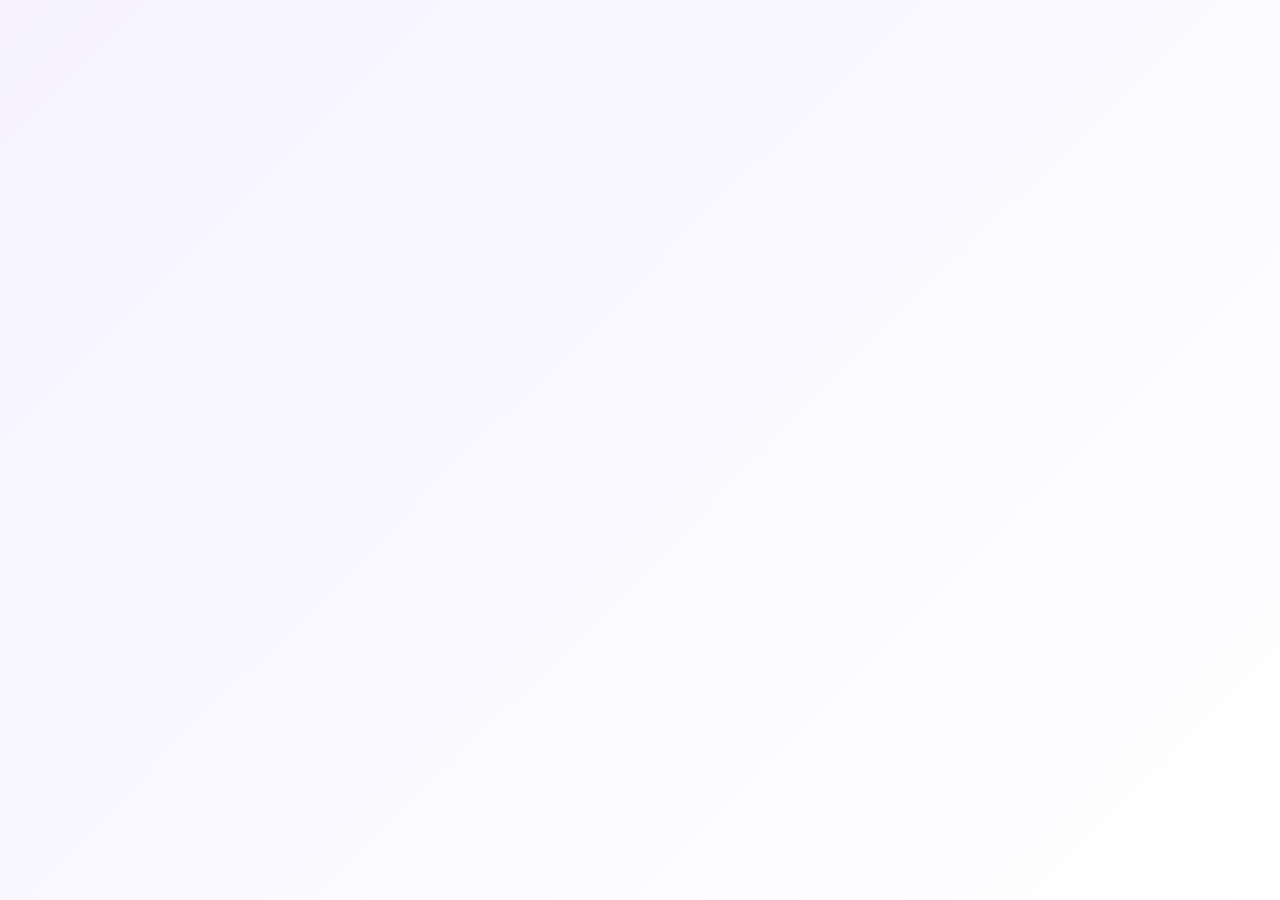
<file: index.html>
<!DOCTYPE html>
<html lang="en">

<head>
  <meta charset="UTF-8" />
  <meta name="viewport" content="width=device-width, initial-scale=1.0" />
  <title>Welcome</title>
  <link rel="stylesheet" href="css/style.css" />
</head>

<body class="welcome-page">
  <div class="welcome-container">
    <div class="card">
      <div class="icon-box">
        <span className="text-3xl">👋</span>
      </div>
      <h1>Welcome!</h1>
      <p class="subtitle">
        Please enter your name to access our website. <br />
        This will personalize your experience.
      </p>
      <input type="text" id="username" placeholder="Enter your full name" maxlength="50" />
      <button id="enterBtn" class="btn primary" disabled>Enter Website</button>
      <p class="note">Your name will be remembered for future visits</p>
    </div>
  </div>

  <script src="js/script.js"></script>
</body>

</html>
</file>
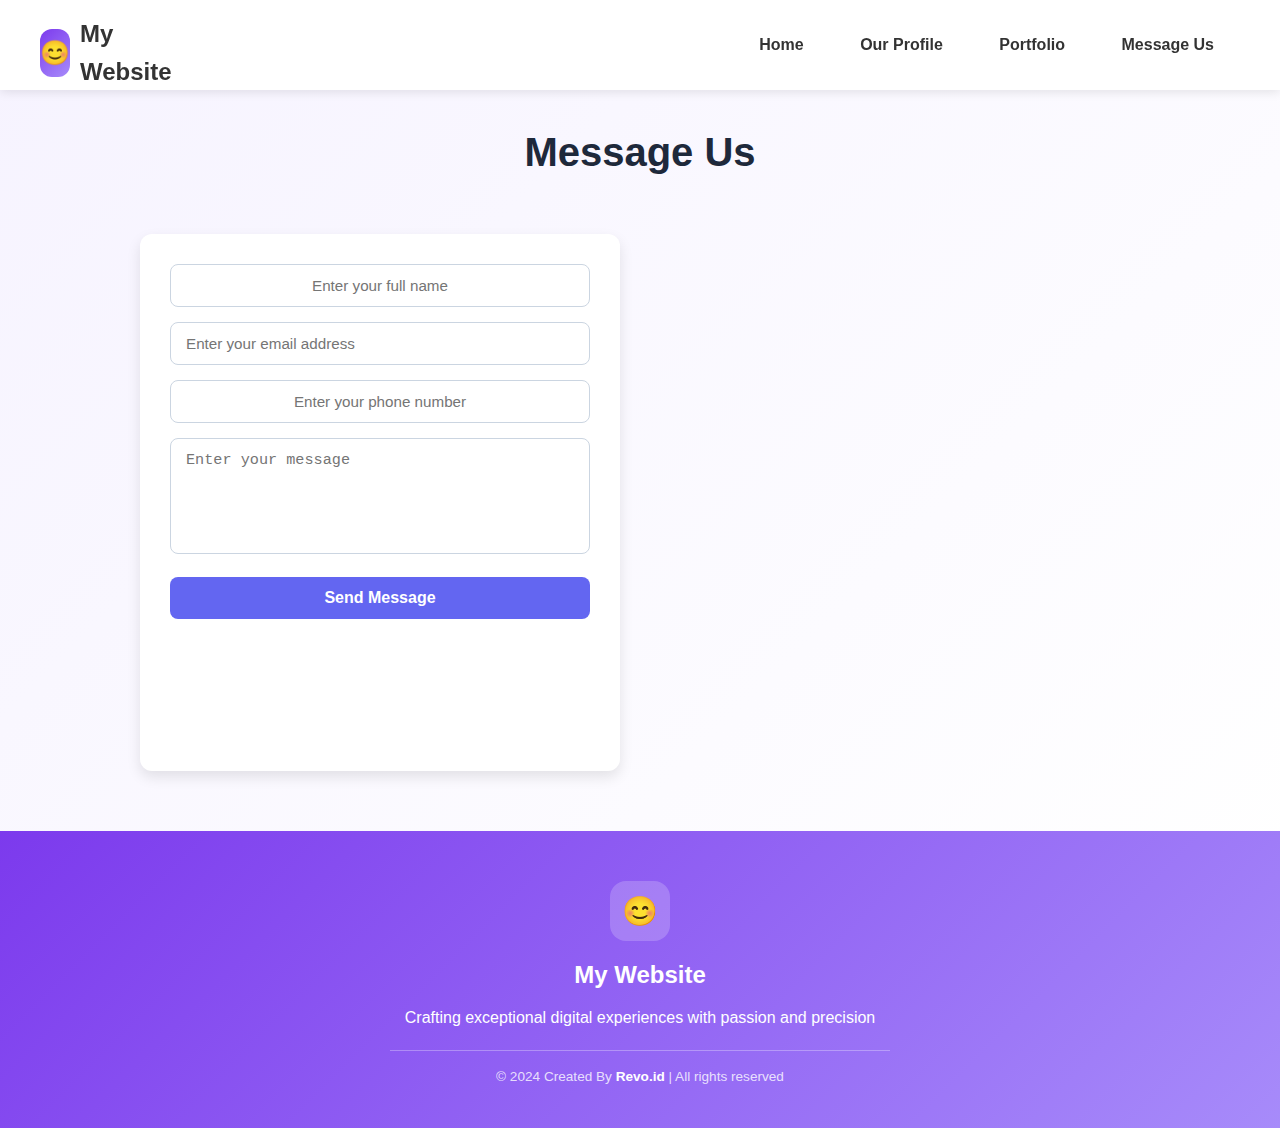
<file: pages/contact.html>
<!DOCTYPE html>
<html lang="en">

<head>
    <meta charset="UTF-8">
    <meta name="viewport" content="width=device-width, initial-scale=1.0">
    <title>Message Us</title>
    <link rel="stylesheet" href="../css/style.css">
</head>

<body>
    <!-- Navbar container -->
    <header id="navbar-container"></header>

    <main class="contact-section">
        <h1>Message Us</h1>

        <div class="contact-grid">
            <!-- Contact Form -->
            <form class="contact-form">
                <input type="text" placeholder="Enter your full name" required>
                <input type="email" placeholder="Enter your email address" required>
                <input type="text" placeholder="Enter your phone number">
                <textarea rows="5" placeholder="Enter your message" required></textarea>
                <button type="submit">Send Message</button>
            </form>

            <!-- Contact Information -->
            <div class="space-y-6">
                <div class="card">
                    <h2>Contact Information</h2>
                    <div class="info-item">
                        <div class="icon-box">📧</div>
                        <div>
                            <p><strong>Email</strong></p>
                            <p>contact@mywebsite.com</p>
                        </div>
                    </div>
                    <div class="info-item">
                        <div class="icon-box">📞</div>
                        <div>
                            <p><strong>Phone</strong></p>
                            <p>+62 21 1234 5678</p>
                        </div>
                    </div>
                    <div class="info-item">
                        <div class="icon-box">📍</div>
                        <div>
                            <p><strong>Address</strong></p>
                            <p>Jakarta, Indonesia</p>
                        </div>
                    </div>
                </div>

                <div class="card">
                    <h2>Office Hours</h2>
                    <p><strong>Monday - Friday:</strong> 9:00 AM - 6:00 PM</p>
                    <p><strong>Saturday:</strong> 9:00 AM - 2:00 PM</p>
                    <p><strong>Sunday:</strong> Closed</p>
                </div>
            </div>
        </div>
    </main>

    <!-- Footer -->
    <footer class="footer">
        <div class="footer-content">
            <div class="logo-box">😊</div>
            <h3>My Website</h3>
            <p>Crafting exceptional digital experiences with passion and precision</p>
        </div>
        <p class="copyright">
            © 2024 Created By <span class="highlight">Revo.id</span> | All rights reserved
        </p>
    </footer>

    <script src="../js/script.js"></script>
</body>

</html>
</file>
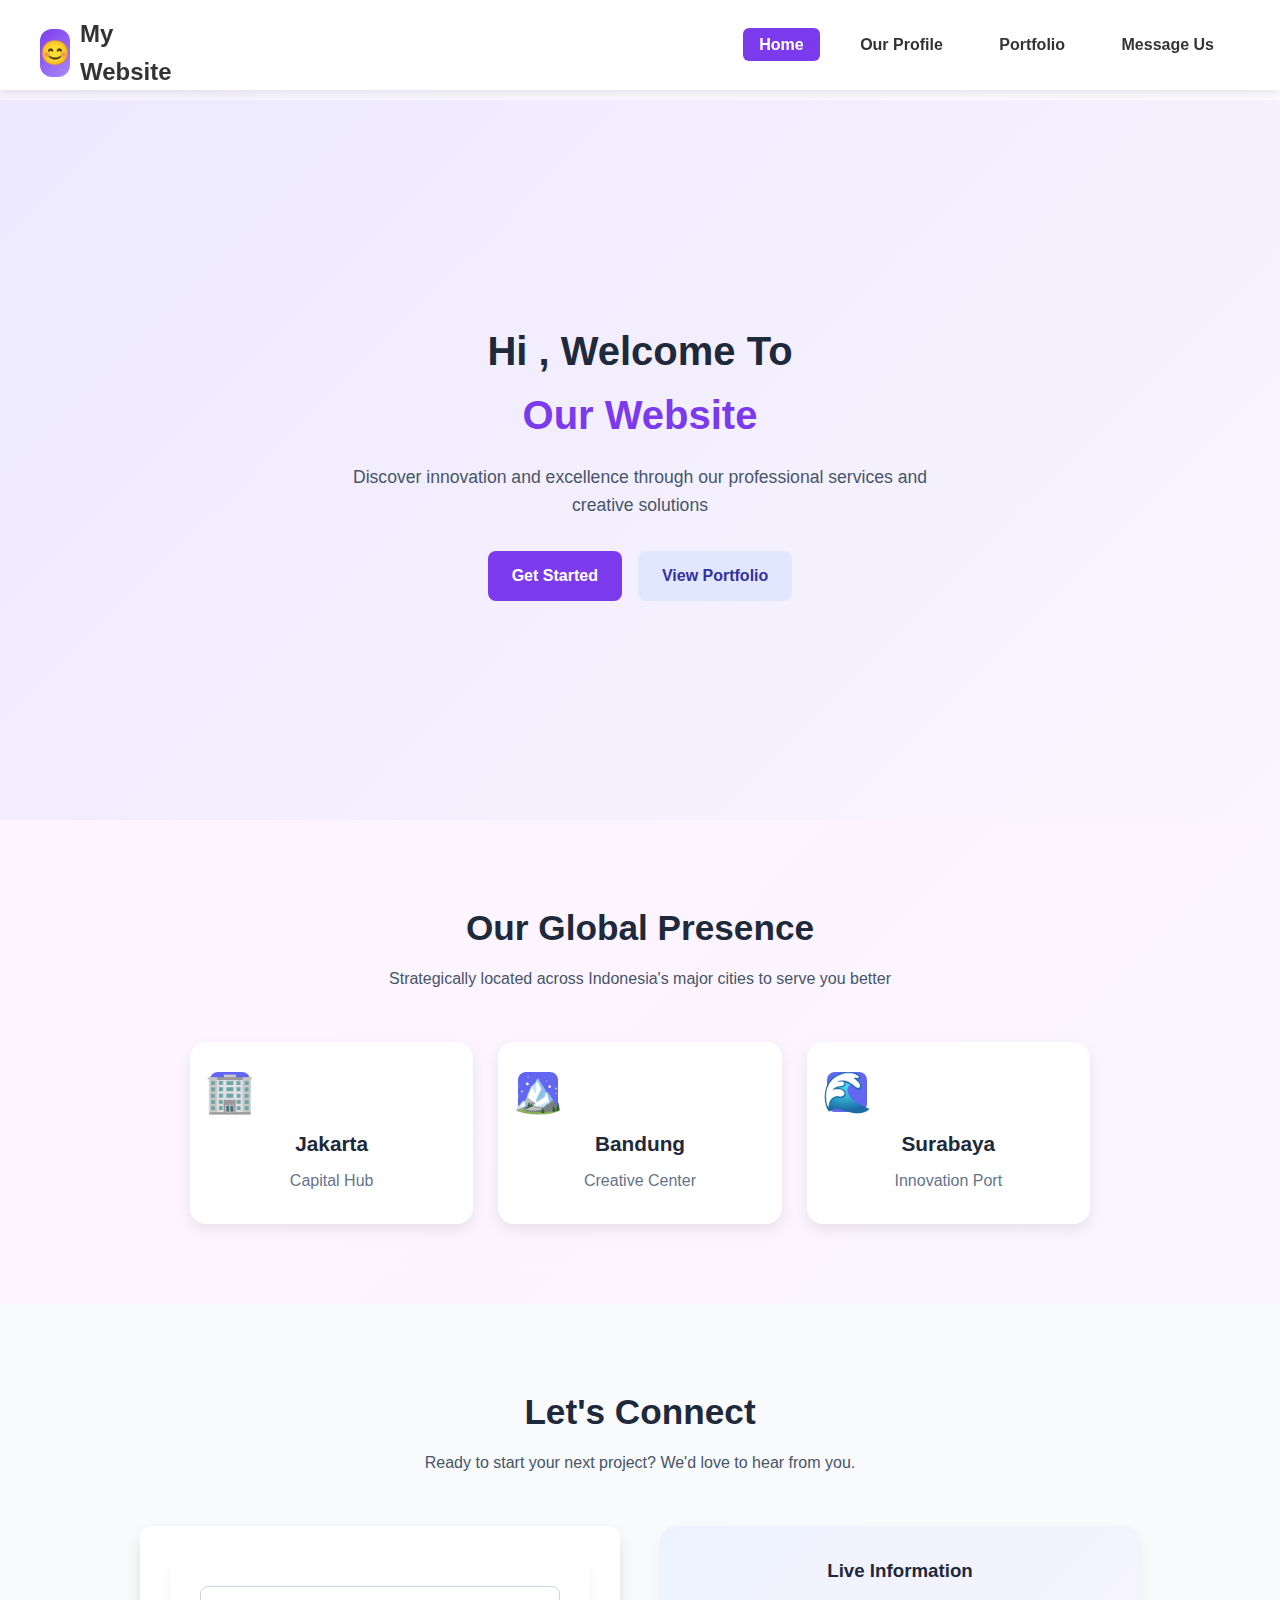
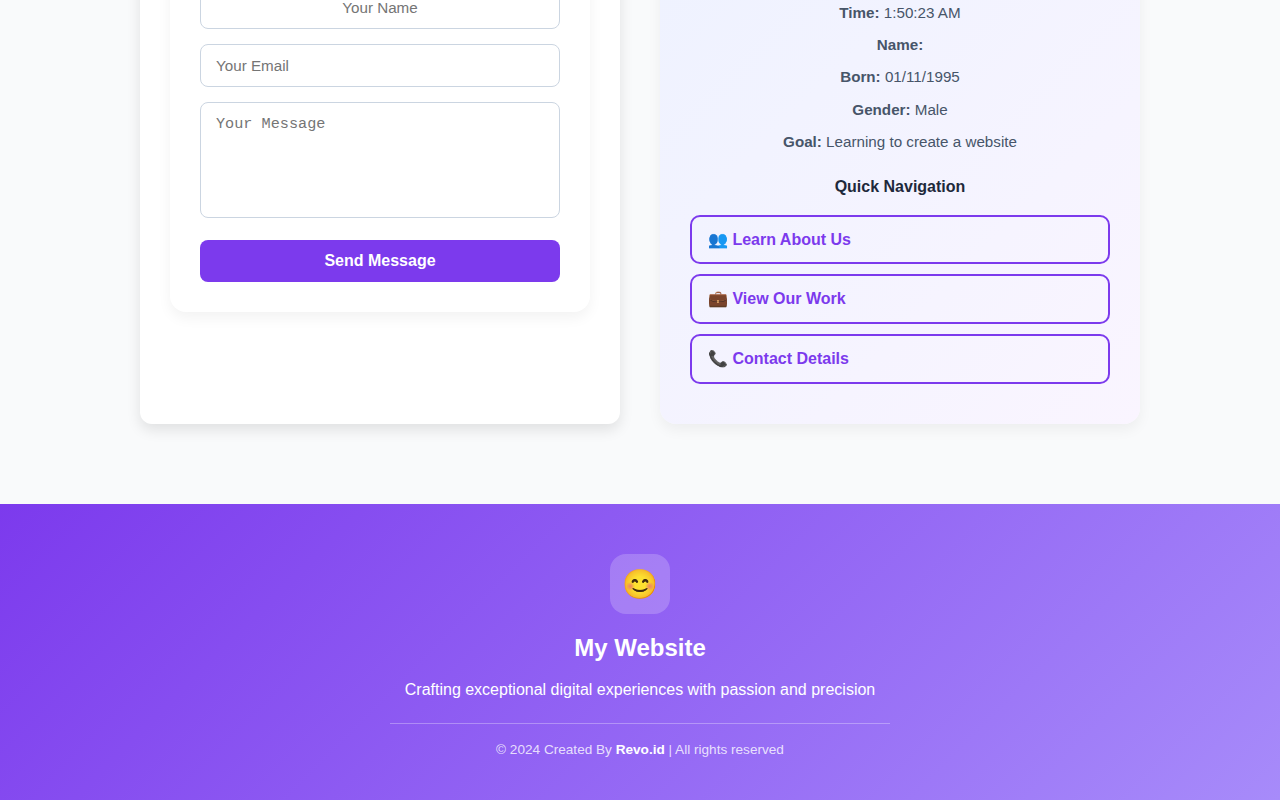
<file: pages/home.html>
<!DOCTYPE html>
<html lang="en">

<head>
  <meta charset="UTF-8" />
  <meta name="viewport" content="width=device-width, initial-scale=1.0" />
  <title>Home - My Website</title>
  <link rel="stylesheet" href="/css/style.css" />
</head>

<body>
  <!-- Navbar (inject dari components/navbar.html via JS) -->
  <header id="navbar-container"></header>

  <main>
    <!-- Hero Section -->
    <section class="hero">
      <div class="hero-container">
        <h1>
          Hi <span id="welcome-name"></span>, Welcome To <br />
          <span class="highlight">Our Website</span>
        </h1>

        <p class="hero-subtitle">
          Discover innovation and excellence through our professional services and creative solutions
        </p>

        <div class="hero-buttons">
          <a href="profile.html" class="btn primary">Get Started</a>
          <a href="portfolio.html" class="btn secondary">View Portfolio</a>
        </div>
      </div>
    </section>

    <!-- Headquarter Section -->
    <section class="headquarter">
      <div class="section-header">
        <h2>Our Global Presence</h2>
        <p>Strategically located across Indonesia's major cities to serve you better</p>
      </div>

      <div class="headquarter-grid">
        <article class="headquarter-card">
          <div class="icon-box">🏢</div>
          <h3>Jakarta</h3>
          <p>Capital Hub</p>
        </article>
        <article class="headquarter-card">
          <div class="icon-box">🏔️</div>
          <h3>Bandung</h3>
          <p>Creative Center</p>
        </article>
        <article class="headquarter-card">
          <div class="icon-box">🌊</div>
          <h3>Surabaya</h3>
          <p>Innovation Port</p>
        </article>
      </div>
    </section>

    <!-- Contact Section -->
    <section class="contact">
      <div class="section-header">
        <h2>Let's Connect</h2>
        <p>Ready to start your next project? We'd love to hear from you.</p>
      </div>

      <div class="contact-grid">
        <!-- Contact Form -->
        <div class="contact-form">
          <form id="contactForm">
            <input type="text" id="name" placeholder="Your Name" required />
            <p id="nameError" class="error-message">Name must be at least 3 characters.</p>

            <input type="email" id="email" placeholder="Your Email" required />
            <p id="emailError" class="error-message">Please enter a valid email.</p>

            <textarea id="message" placeholder="Your Message" rows="5" required></textarea>
            <p id="messageError" class="error-message">Message must be at least 10 characters.</p>

            <button type="submit" class="btn primary">Send Message</button>
          </form>
        </div>

        <!-- Information Panel -->
        <aside class="contact-info">
          <h3>Live Information</h3>
          <ul>
            <li><strong>Time:</strong> <span id="current-time"></span></li>
            <li><strong>Name:</strong> <span id="welcome-name-info"></span></li>
            <li><strong>Born:</strong> 01/11/1995</li>
            <li><strong>Gender:</strong> Male</li>
            <li><strong>Goal:</strong> Learning to create a website</li>
          </ul>

          <h4>Quick Navigation</h4>
          <nav class="quick-nav">
            <a href="profile.html" class="btn outline">👥 Learn About Us</a>
            <a href="portfolio.html" class="btn outline">💼 View Our Work</a>
            <a href="message.html" class="btn outline">📞 Contact Details</a>
          </nav>
        </aside>
      </div>
    </section>
  </main>

  <!-- Footer -->
  <footer class="footer">
    <div class="footer-content">
      <div class="logo-box">😊</div>
      <h3>My Website</h3>
      <p>Crafting exceptional digital experiences with passion and precision</p>
    </div>
    <p class="copyright">
      © 2024 Created By <span class="highlight">Revo.id</span> | All rights reserved
    </p>
  </footer>

  <div class="popup" id="successPopup">
    <div class="popup-content">
      <h3>Message Sent Successfully!</h3>
      <p>Thank you for reaching out. We’ll get back to you soon.</p>
      <button onclick="closePopup()">OK</button>
    </div>
  </div>

  <script src="/js/script.js"></script>
</body>

</html>
</file>
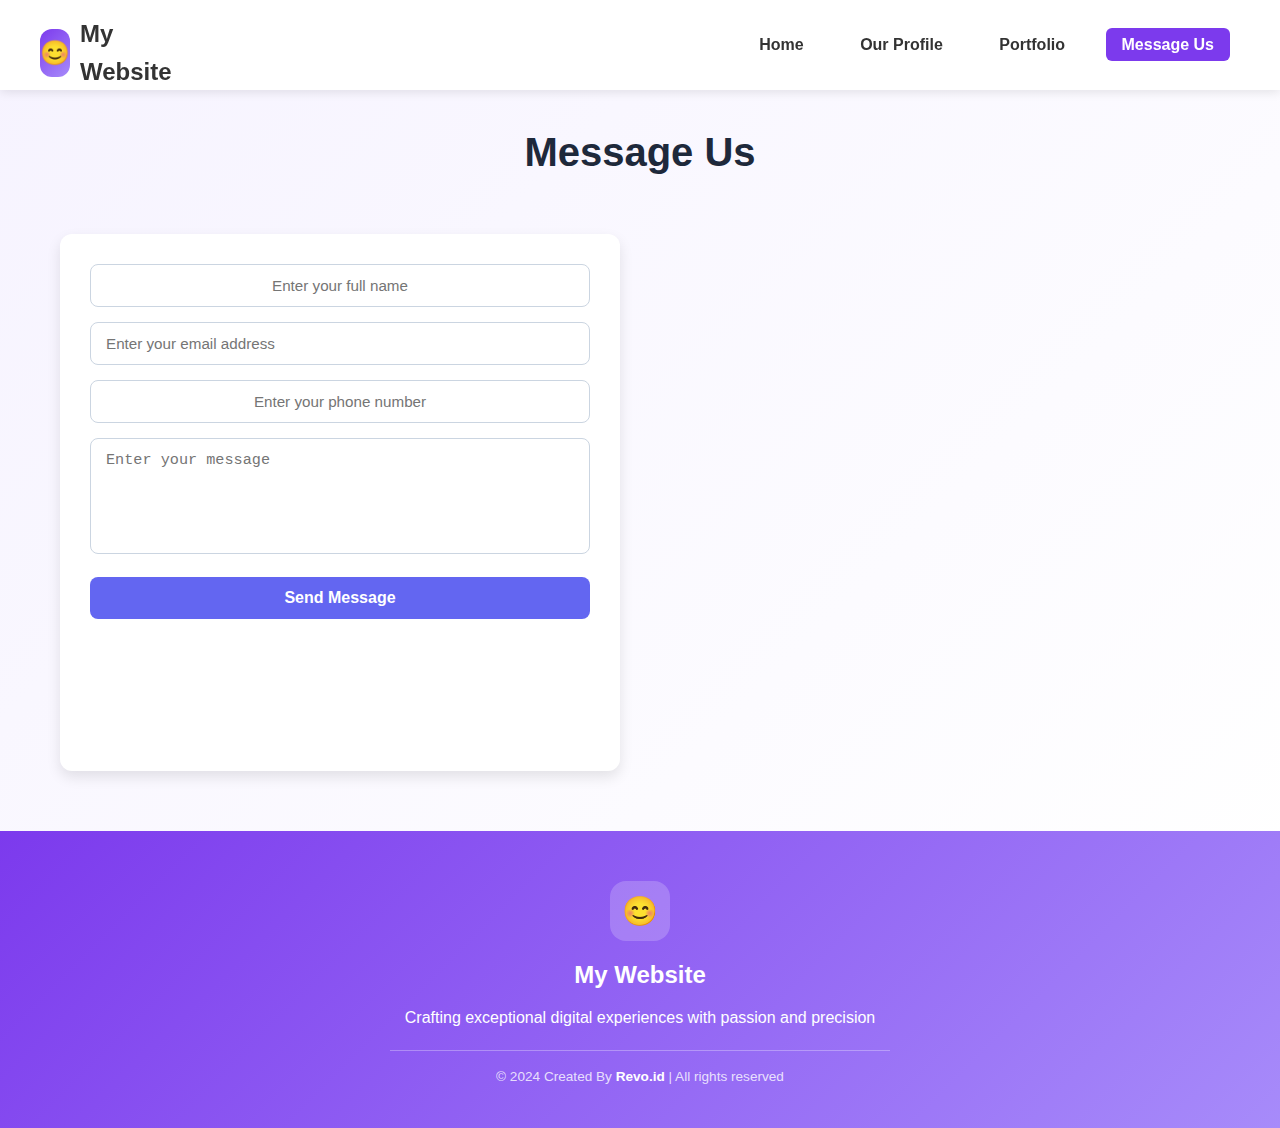
<file: pages/message.html>
<!DOCTYPE html>
<html lang="en">

<head>
    <meta charset="UTF-8">
    <meta name="viewport" content="width=device-width, initial-scale=1.0">
    <title>Message Us</title>
    <link rel="stylesheet" href="/css/style.css">
    <style>
        /* ===== Message Section ===== */
        .message-section {
            max-width: 1200px;
            margin: 0 auto;
            padding: 120px 20px 60px;
            /* biar tidak ketutup navbar */
        }

        .message-section h1 {
            font-size: 2.5rem;
            font-weight: bold;
            text-align: center;
            color: #1e293b;
            margin-bottom: 50px;
        }

        .message-grid {
            display: grid;
            grid-template-columns: 1fr;
            gap: 40px;
        }

        @media (min-width: 992px) {
            .message-grid {
                grid-template-columns: 1fr 1fr;
            }
        }

        /* Contact Form */
        .contact-form {
            background: #fff;
            padding: 30px;
            border-radius: 12px;
            box-shadow: 0 6px 14px rgba(0, 0, 0, 0.1);
        }

        .contact-form input,
        .contact-form textarea {
            width: 100%;
            padding: 12px 15px;
            margin-bottom: 15px;
            border: 1px solid #cbd5e1;
            border-radius: 8px;
            font-size: 0.95rem;
            color: #334155;
            transition: border 0.3s;
        }

        .contact-form input:focus,
        .contact-form textarea:focus {
            border-color: #6366f1;
            outline: none;
        }

        .contact-form button {
            width: 100%;
            padding: 12px;
            background: #6366f1;
            border: none;
            border-radius: 8px;
            color: #fff;
            font-size: 1rem;
            font-weight: 600;
            cursor: pointer;
            transition: background 0.3s;
        }

        .contact-form button:hover {
            background: #4f46e5;
        }

        /* Card */
        .card {
            background: #fff;
            padding: 25px;
            border-radius: 12px;
            box-shadow: 0 4px 12px rgba(0, 0, 0, 0.08);
        }

        .card h2 {
            font-size: 1.3rem;
            font-weight: 600;
            color: #1e293b;
            margin-bottom: 16px;
        }

        .card p {
            color: #475569;
            margin: 6px 0;
        }

        .icon-box {
            width: 40px;
            height: 40px;
            background: #6366f1;
            border-radius: 8px;
            display: flex;
            align-items: center;
            justify-content: center;
            color: #fff;
            font-size: 1.2rem;
            margin-right: 12px;
        }

        .info-item {
            display: flex;
            align-items: center;
            margin-bottom: 16px;
        }
    </style>
</head>

<body>
    <!-- Navbar container -->
    <header id="navbar-container"></header>

    <main class="message-section">
        <h1>Message Us</h1>

        <div class="message-grid">
            <!-- Contact Form -->
            <form class="contact-form">
                <input type="text" placeholder="Enter your full name" required>
                <input type="email" placeholder="Enter your email address" required>
                <input type="text" placeholder="Enter your phone number">
                <textarea rows="5" placeholder="Enter your message" required></textarea>
                <button type="submit">Send Message</button>
            </form>

            <!-- Contact Information -->
            <div class="space-y-6">
                <div class="card">
                    <h2>Contact Information</h2>
                    <div class="info-item">
                        <div class="icon-box">📧</div>
                        <div>
                            <p><strong>Email</strong></p>
                            <p>contact@mywebsite.com</p>
                        </div>
                    </div>
                    <div class="info-item">
                        <div class="icon-box">📞</div>
                        <div>
                            <p><strong>Phone</strong></p>
                            <p>+62 21 1234 5678</p>
                        </div>
                    </div>
                    <div class="info-item">
                        <div class="icon-box">📍</div>
                        <div>
                            <p><strong>Address</strong></p>
                            <p>Jakarta, Indonesia</p>
                        </div>
                    </div>
                </div>

                <div class="card">
                    <h2>Office Hours</h2>
                    <p><strong>Monday - Friday:</strong> 9:00 AM - 6:00 PM</p>
                    <p><strong>Saturday:</strong> 9:00 AM - 2:00 PM</p>
                    <p><strong>Sunday:</strong> Closed</p>
                </div>
            </div>
        </div>
    </main>

    <!-- Footer -->
    <footer class="footer">
        <div class="footer-content">
            <div class="logo-box">😊</div>
            <h3>My Website</h3>
            <p>Crafting exceptional digital experiences with passion and precision</p>
        </div>
        <p class="copyright">
            © 2024 Created By <span class="highlight">Revo.id</span> | All rights reserved
        </p>
    </footer>

    <script src="/js/script.js"></script>
</body>

</html>
</file>
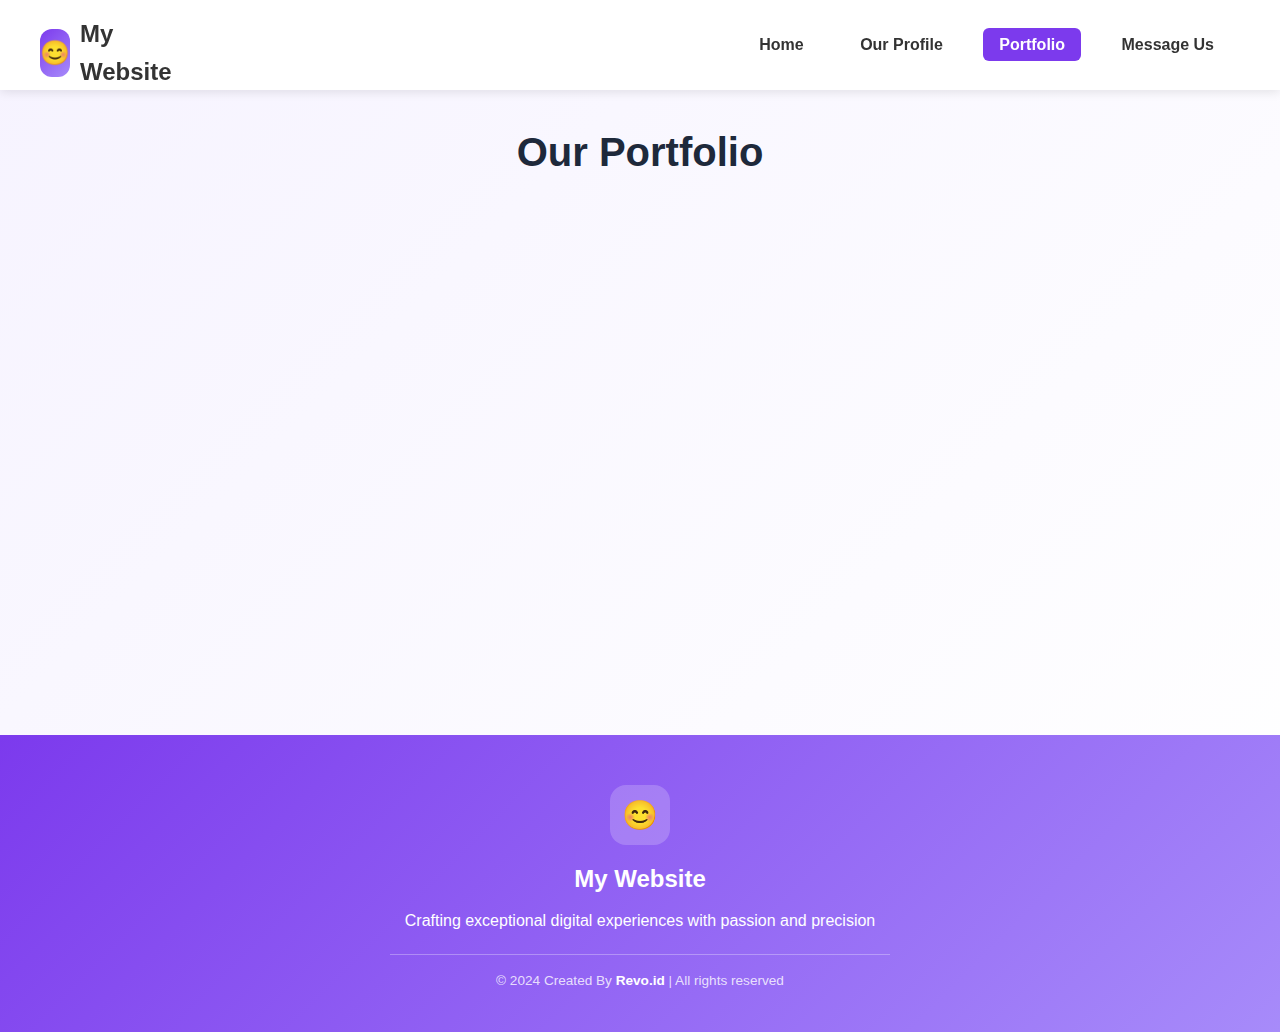
<file: pages/portfolio.html>
<!DOCTYPE html>
<html lang="en">

<head>
    <meta charset="UTF-8">
    <meta name="viewport" content="width=device-width, initial-scale=1.0">
    <title>Our Portfolio</title>
    <link rel="stylesheet" href="/css/style.css">
</head>

<body>
    <!-- Navbar container -->
    <header id="navbar-container"></header>

    <main class="portfolio-section">
        <h1>Our Portfolio</h1>

        <div class="portfolio-grid">
            <!-- Project 1 -->
            <div class="card">
                <div class="card-header">
                    <h2>E-Commerce Platform</h2>
                    <span class="badge completed">Completed</span>
                </div>
                <p>Modern e-commerce solution with advanced features for online retail businesses.</p>
                <div class="tech-stack">
                    <span class="tech">React</span>
                    <span class="tech">Node.js</span>
                    <span class="tech">MongoDB</span>
                    <span class="tech">Stripe</span>
                </div>
            </div>

            <!-- Project 2 -->
            <div class="card">
                <div class="card-header">
                    <h2>Mobile Banking App</h2>
                    <span class="badge progress">In Progress</span>
                </div>
                <p>Secure mobile banking application with biometric authentication and real-time transactions.</p>
                <div class="tech-stack">
                    <span class="tech">React Native</span>
                    <span class="tech">Firebase</span>
                    <span class="tech">Blockchain</span>
                </div>
            </div>

            <!-- Project 3 -->
            <div class="card">
                <div class="card-header">
                    <h2>Healthcare Management</h2>
                    <span class="badge completed">Completed</span>
                </div>
                <p>Comprehensive healthcare management platform for hospitals and clinics.</p>
                <div class="tech-stack">
                    <span class="tech">Vue.js</span>
                    <span class="tech">Python</span>
                    <span class="tech">PostgreSQL</span>
                </div>
            </div>

            <!-- Project 4 -->
            <div class="card">
                <div class="card-header">
                    <h2>AI Analytics Dashboard</h2>
                    <span class="badge planning">Planning</span>
                </div>
                <p>Business intelligence dashboard with machine learning insights and predictive analytics.</p>
                <div class="tech-stack">
                    <span class="tech">React</span>
                    <span class="tech">Python</span>
                    <span class="tech">TensorFlow</span>
                    <span class="tech">AWS</span>
                </div>
            </div>
        </div>
    </main>

    <!-- Footer -->
    <footer class="footer">
        <div class="footer-content">
            <div class="logo-box">😊</div>
            <h3>My Website</h3>
            <p>Crafting exceptional digital experiences with passion and precision</p>
        </div>
        <p class="copyright">
            © 2024 Created By <span class="highlight">Revo.id</span> | All rights reserved
        </p>
    </footer>

    <script src="/js/script.js"></script>
</body>

</html>
</file>
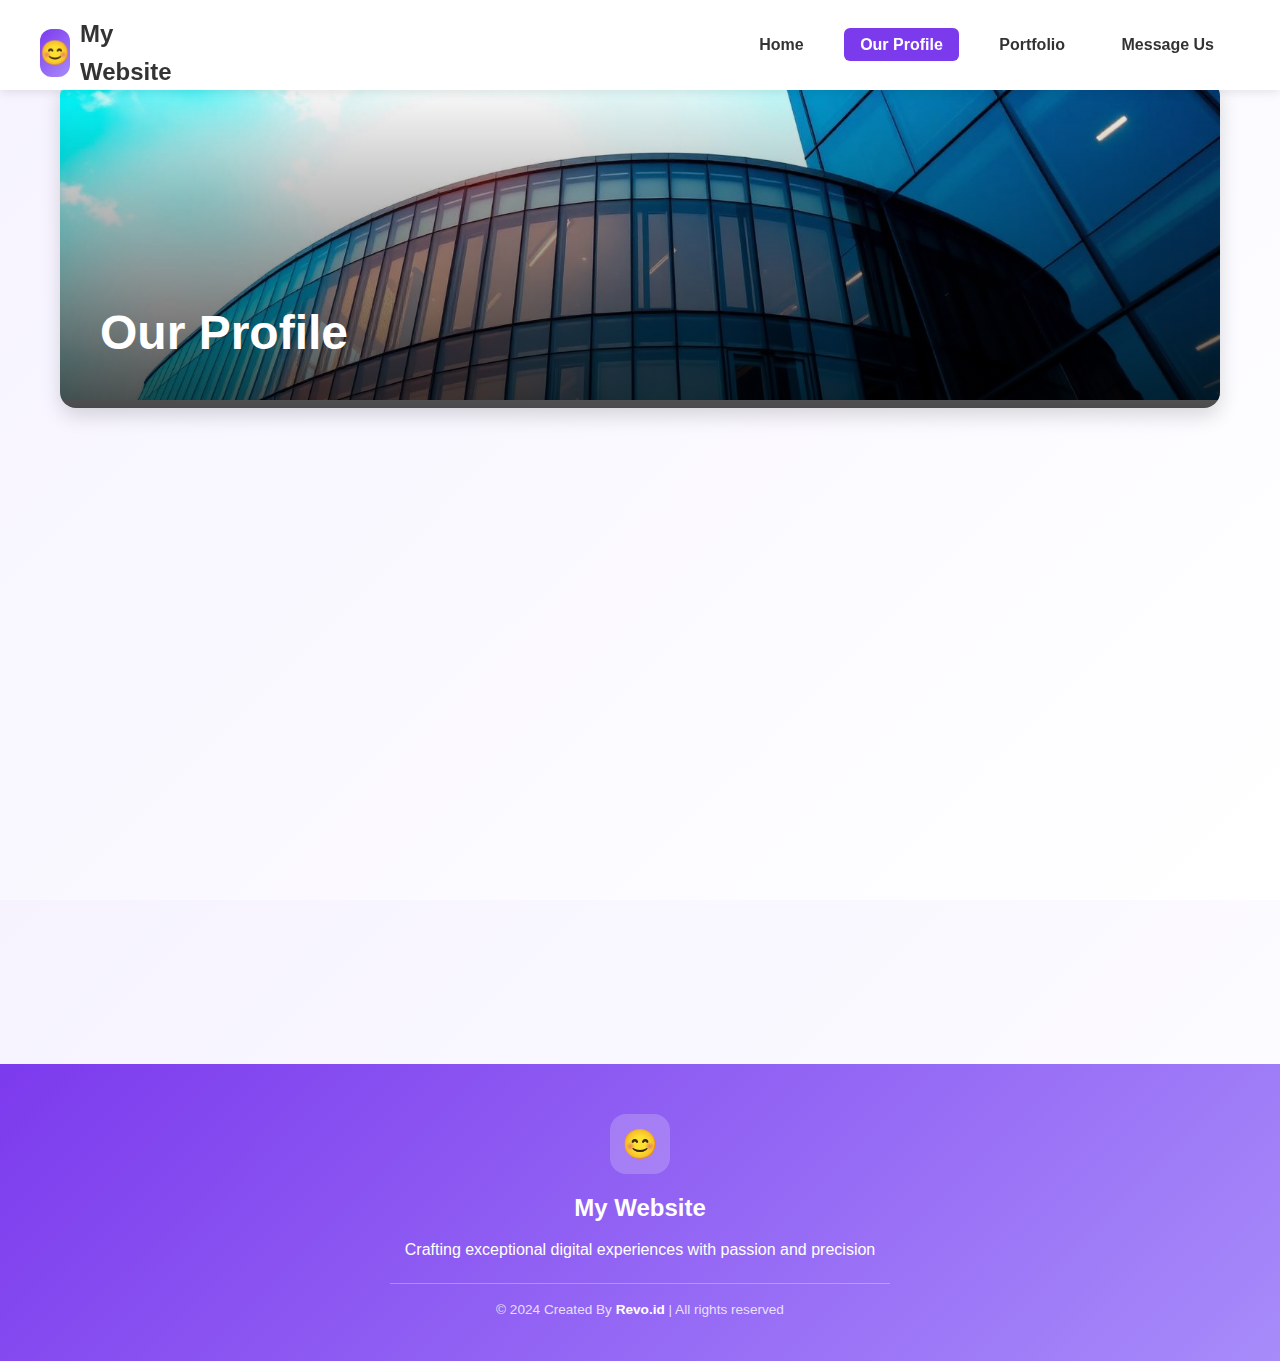
<file: pages/profile.html>
<!DOCTYPE html>
<html lang="en">

<head>
    <meta charset="UTF-8">
    <meta name="viewport" content="width=device-width, initial-scale=1.0">
    <title>Our Profile</title>
    <link rel="stylesheet" href="/css/style.css">
</head>

<body>
    <!-- Navbar container -->
    <header id="navbar-container"></header>

    <main class="profile-section">
        <!-- Banner -->
        <div class="profile-banner">
            <img src="\assets\images\company-banner.jpg" alt="Company headquarters building">
            <div class="overlay">
                <h1>Our Profile</h1>
            </div>
        </div>

        <!-- Grid of Cards -->
        <div class="profile-grid">
            <!-- About Company -->
            <div class="card">
                <h2>About Our Company</h2>
                <p>
                    We are a leading technology company committed to delivering innovative solutions
                    that help businesses grow and succeed in the digital age. Our team of experienced
                    professionals brings expertise across various domains to serve our clients better.
                </p>
            </div>

            <!-- Mission -->
            <div class="card">
                <h2>Our Mission</h2>
                <p>
                    To empower businesses through cutting-edge technology solutions, providing
                    exceptional service and fostering long-term partnerships that drive mutual success
                    and innovation in the global marketplace.
                </p>
            </div>

            <!-- Vision -->
            <div class="card">
                <h2>Our Vision</h2>
                <p>
                    To be the most trusted technology partner, recognized for our commitment to
                    excellence, innovation, and creating positive impact in the communities we serve
                    worldwide.
                </p>
            </div>

            <!-- Values -->
            <div class="card">
                <h2>Our Values</h2>
                <ul>
                    <li>Innovation and Creativity</li>
                    <li>Integrity and Transparency</li>
                    <li>Customer-Centric Approach</li>
                    <li>Continuous Learning</li>
                    <li>Teamwork and Collaboration</li>
                </ul>
            </div>
        </div>
    </main>

    <!-- Footer -->
    <footer class="footer">
        <div class="footer-content">
            <div class="logo-box">😊</div>
            <h3>My Website</h3>
            <p>Crafting exceptional digital experiences with passion and precision</p>
        </div>
        <p class="copyright">
            © 2024 Created By <span class="highlight">Revo.id</span> | All rights reserved
        </p>
    </footer>

    <script src="/js/script.js"></script>
</body>

</html>
</file>
<file: css/style.css>
/* Reset & Global */
* {
  margin: 0;
  padding: 0;
  box-sizing: border-box;
}

body,
html {
  height: 100%;
  font-family: Arial, sans-serif;
  background: linear-gradient(135deg, #f6f3ff, #ffffff);
  color: #333;
  line-height: 1.6;
  margin: 0;
  /* hilangkan flex yang bikin ketimpa */
}

/* Navbar container */
.navbar {
  display: flex;
  justify-content: space-between;
  align-items: center;
  padding: 15px 40px;
  background: #fff;
  box-shadow: 0 2px 10px rgba(0, 0, 0, 0.1);
  position: fixed;
  /* selalu di atas */
  top: 0;
  left: 0;
  width: 100%;
  z-index: 1000;
}

/* Spasi supaya konten tidak ketutupan navbar */
main,
section {
  padding-top: 100px;
}

/* Logo */
.logo a {
  display: flex;
  align-items: center;
  font-size: 1.5rem;
  font-weight: bold;
  color: #333;
  text-decoration: none;
}

.logo .icon {
  width: 48px;
  height: 48px;
  background: linear-gradient(135deg, #7c3aed, #a78bfa);
  border-radius: 12px;
  display: flex;
  align-items: center;
  justify-content: center;
  margin-right: 10px;
  transition: transform 0.3s ease;
}

.logo a:hover .icon {
  transform: scale(1.1);
}

/* Navigation */
.links a {
  margin: 0 10px;
  padding: 8px 16px;
  border-radius: 6px;
  color: #333;
  font-weight: 600;
  transition: 0.3s;
  text-decoration: none;
}

.links a:hover,
.links a.active {
  background: #7c3aed;
  color: #fff;
}

/* Mobile */
.menu-btn {
  display: none;
  background: none;
  border: none;
  cursor: pointer;
}

.menu-btn .menu-icon {
  width: 28px;
  height: 28px;
  color: #333;
}

@media (max-width: 768px) {
  .links {
    display: none;
    flex-direction: column;
    background: #fff;
    padding: 15px;
    position: absolute;
    top: 70px;
    right: 20px;
    box-shadow: 0 4px 10px rgba(0, 0, 0, 0.1);
  }

  .links.show {
    display: flex;
  }

  .menu-btn {
    display: block;
  }
}

/* Container */
.welcome-container {
  width: 100%;
  max-width: 420px;
  padding: 1rem;
  margin: auto;
}

.card {
  padding: 30px 25px;
  border-radius: 12px;
  background: #fff;
  box-shadow: 0 4px 10px rgba(0, 0, 0, 0.05);
  text-align: center;
  animation: fadeIn 0.6s ease-in-out;
}

.icon-box {
  display: flex;
  justify-content: center;
  margin-bottom: 1.5rem;
}

.logo {
  width: 60px;
  height: 60px;
}

h1 {
  font-size: 2rem;
  font-weight: 700;
  color: #1e293b;
  margin-bottom: 1rem;
}

.subtitle {
  font-size: 0.95rem;
  color: #475569;
  margin-bottom: 1.5rem;
  line-height: 1.5;
}

/* Input */
input[type="text"] {
  width: 100%;
  padding: 12px;
  font-size: 1rem;
  border: 1px solid #ddd;
  border-radius: 8px;
  margin-bottom: 1rem;
  text-align: center;
  transition: border-color 0.2s;
}

input[type="text"]:focus {
  outline: none;
  border-color: #7c3aed;
}

/* Button */
.btn {
  padding: 12px 24px;
  border-radius: 8px;
  font-weight: 600;
  cursor: pointer;
  transition: 0.3s;
  text-decoration: none;
  display: inline-block;
}

.btn.primary {
  background: #7c3aed;
  color: #fff;
  border: none;
}

.btn.primary:hover:not(:disabled) {
  background: #5b21b6;
}

.btn.secondary {
  background: #e0e7ff;
  color: #3730a3;
  border: none;
}

.btn.secondary:hover {
  background: #c7d2fe;
  color: #1e1b4b;
}

.btn:disabled {
  opacity: 0.6;
  cursor: not-allowed;
}

/* Note */
.note {
  margin-top: 1rem;
  font-size: 0.85rem;
  color: #64748b;
}

/* Animation */
@keyframes fadeIn {
  from {
    opacity: 0;
    transform: translateY(10px);
  }

  to {
    opacity: 1;
    transform: translateY(0);
  }
}

/* HERO Section */
.hero {
  min-height: 80vh;
  display: flex;
  flex-direction: column;
  align-items: center;
  justify-content: center;
  text-align: center;
  padding: 60px 20px;
  background: linear-gradient(135deg, #ede9fe, #faf5ff);
}

.hero h1 {
  font-size: 2.5rem;
  font-weight: 800;
  margin-bottom: 1rem;
  color: #1e293b;
}

.hero h1 .highlight {
  color: #7c3aed;
}

.hero p {
  max-width: 600px;
  margin: 0 auto 2rem auto;
  font-size: 1.1rem;
  color: #475569;
}

/* Hero Buttons */
.hero-buttons {
  display: flex;
  gap: 1rem;
  flex-wrap: wrap;
  justify-content: center;
}

/* ====== Headquarter Section ====== */
.headquarter {
  padding: 80px 20px;
  background: linear-gradient(135deg, #fdf4ff, #faf5ff);
  text-align: center;
}

.section-header {
  margin-bottom: 50px;
}

.section-header h2 {
  font-size: 2.2rem;
  color: #1e293b;
  font-weight: 800;
  margin-bottom: 10px;
}

.section-header p {
  color: #475569;
  font-size: 1rem;
}

.headquarter-grid {
  display: grid;
  grid-template-columns: repeat(auto-fit, minmax(220px, 1fr));
  gap: 25px;
  max-width: 900px;
  margin: 0 auto;
}

.headquarter-card {
  background: #fff;
  border-radius: 16px;
  padding: 30px 20px;
  box-shadow: 0 6px 14px rgba(0, 0, 0, 0.08);
  transition: transform 0.3s ease, box-shadow 0.3s ease;
}

.headquarter-card:hover {
  transform: translateY(-8px);
  box-shadow: 0 12px 24px rgba(124, 58, 237, 0.15);
}

.headquarter-card .icon-box {
  font-size: 2.5rem;
  margin-bottom: 15px;
}

.headquarter-card h3 {
  font-size: 1.3rem;
  color: #1e293b;
  margin-bottom: 8px;
}

.headquarter-card p {
  color: #64748b;
}

/* ====== Contact Section ====== */
.contact {
  padding: 80px 20px;
  background: #f9fafb;
  text-align: center;
}

.contact-grid {
  display: grid;
  grid-template-columns: 1fr 1fr;
  gap: 40px;
  max-width: 1000px;
  margin: 0 auto;
}

.contact-form form {
  background: #fff;
  padding: 30px;
  border-radius: 16px;
  box-shadow: 0 6px 14px rgba(0, 0, 0, 0.05);
}

.contact-form input,
.contact-form textarea {
  width: 100%;
  padding: 12px;
  border: 1px solid #ddd;
  border-radius: 10px;
  margin-bottom: 15px;
  font-size: 1rem;
}

.contact-form textarea {
  resize: none;
}

.contact-info {
  background: linear-gradient(135deg, #eef2ff, #faf5ff);
  padding: 30px;
  border-radius: 16px;
  box-shadow: 0 6px 14px rgba(0, 0, 0, 0.05);
}

.contact-info h3,
.contact-info h4 {
  color: #1e293b;
  margin-bottom: 15px;
  font-weight: 700;
}

.contact-info ul {
  list-style: none;
  margin-bottom: 20px;
}

.contact-info li {
  margin-bottom: 8px;
  font-size: 0.95rem;
  color: #475569;
}

.quick-nav .btn.outline {
  display: block;
  text-align: left;
  margin-bottom: 10px;
  border: 2px solid #7c3aed;
  color: #7c3aed;
  border-radius: 10px;
  padding: 10px 16px;
  font-weight: 600;
  transition: all 0.3s ease;
}

.quick-nav .btn.outline:hover {
  background: #7c3aed;
  color: #fff;
}

/* ===== Profile Page ===== */
.profile-section {
  max-width: 1200px;
  margin: 0 auto;
  padding: 80px 20px;
}

/* Banner */
.profile-banner {
  position: relative;
  margin-bottom: 60px;
  border-radius: 16px;
  overflow: hidden;
  box-shadow: 0 8px 20px rgba(0, 0, 0, 0.15);
}

.profile-banner img {
  width: 100%;
  height: 320px;
  object-fit: cover;
  transition: transform 0.5s ease;
}

.profile-banner:hover img {
  transform: scale(1.05);
}

.profile-banner .overlay {
  position: absolute;
  inset: 0;
  background: linear-gradient(to top, rgba(0, 0, 0, 0.7), transparent);
  display: flex;
  align-items: flex-end;
  justify-content: flex-start;
}

.profile-banner h1 {
  color: #fff;
  font-size: clamp(2rem, 5vw, 3rem);
  font-weight: 800;
  padding: 30px 40px;
  line-height: 1.2;
}

/* Grid Cards */
.profile-grid {
  display: grid;
  grid-template-columns: repeat(auto-fit, minmax(280px, 1fr));
  gap: 30px;
}

.card {
  background: #fff;
  border-radius: 16px;
  box-shadow: 0 6px 14px rgba(0, 0, 0, 0.08);
  padding: 30px;
  transition: transform 0.3s ease, box-shadow 0.3s ease;
  animation: fadeInUp 0.6s ease forwards;
  opacity: 0;
}

.card:nth-child(1) {
  animation-delay: 0.1s;
}

.card:nth-child(2) {
  animation-delay: 0.2s;
}

.card:nth-child(3) {
  animation-delay: 0.3s;
}

.card:nth-child(4) {
  animation-delay: 0.4s;
}

.card:hover {
  transform: translateY(-8px);
  box-shadow: 0 12px 24px rgba(124, 58, 237, 0.2);
}

.card h2 {
  font-size: 1.5rem;
  color: #7c3aed;
  margin-bottom: 15px;
  font-weight: 700;
}

.card p,
.card ul {
  color: #475569;
  line-height: 1.7;
  font-size: 1rem;
}

.card ul {
  list-style: disc inside;
  padding-left: 5px;
}

/* Animation */
@keyframes fadeInUp {
  from {
    opacity: 0;
    transform: translateY(20px);
  }

  to {
    opacity: 1;
    transform: translateY(0);
  }
}

/* ===== Portfolio Section ===== */
.portfolio-section {
  max-width: 1200px;
  margin: 0 auto;
  padding: 120px 20px 60px;
}

.portfolio-section h1 {
  font-size: 2.5rem;
  font-weight: bold;
  color: #1e293b;
  text-align: center;
  margin-bottom: 40px;
}

.portfolio-grid {
  display: grid;
  grid-template-columns: repeat(auto-fit, minmax(280px, 1fr));
  gap: 25px;
}

.card {
  background: #fff;
  border-radius: 12px;
  box-shadow: 0 4px 12px rgba(0, 0, 0, 0.08);
  padding: 25px;
  transition: transform 0.3s ease, box-shadow 0.3s ease;
}

.card:hover {
  transform: translateY(-6px);
  box-shadow: 0 10px 22px rgba(124, 58, 237, 0.15);
}

.card-header {
  display: flex;
  justify-content: space-between;
  align-items: start;
  margin-bottom: 12px;
}

.card-header h2 {
  font-size: 1.3rem;
  color: #1e293b;
}

.badge {
  display: inline-block;
  padding: 4px 10px;
  border-radius: 6px;
  font-size: 0.75rem;
  font-weight: 600;
}

.badge.completed {
  background: #10b981;
  color: #fff;
}

.badge.progress {
  background: #f59e0b;
  color: #fff;
}

.badge.planning {
  background: #6366f1;
  color: #fff;
}

.card p {
  font-size: 0.95rem;
  color: #475569;
  line-height: 1.6;
  margin-bottom: 14px;
}

.tech-stack {
  display: flex;
  flex-wrap: wrap;
  gap: 8px;
}

.tech {
  padding: 4px 10px;
  border-radius: 6px;
  border: 1px solid #cbd5e1;
  background: #f8fafc;
  font-size: 0.8rem;
  color: #334155;
}

.error-message {
  color: red;
  font-size: 0.9rem;
  display: none;
}

/* ===== Contact Section ===== */
.contact-section {
  max-width: 1200px;
  margin: 0 auto;
  padding: 120px 20px 60px;
  /* biar tidak ketutup navbar */
}

.contact-section h1 {
  font-size: 2.5rem;
  font-weight: bold;
  text-align: center;
  color: #1e293b;
  margin-bottom: 50px;
}

.contact-grid {
  display: grid;
  grid-template-columns: 1fr;
  gap: 40px;
}

@media (min-width: 992px) {
  .contact-grid {
    grid-template-columns: 1fr 1fr;
  }
}

/* Contact Form */
.contact-form {
  background: #fff;
  padding: 30px;
  border-radius: 12px;
  box-shadow: 0 6px 14px rgba(0, 0, 0, 0.1);
}

.contact-form input,
.contact-form textarea {
  width: 100%;
  padding: 12px 15px;
  margin-bottom: 15px;
  border: 1px solid #cbd5e1;
  border-radius: 8px;
  font-size: 0.95rem;
  color: #334155;
  transition: border 0.3s;
}

.contact-form input:focus,
.contact-form textarea:focus {
  border-color: #6366f1;
  outline: none;
}

.contact-form button {
  width: 100%;
  padding: 12px;
  background: #6366f1;
  border: none;
  border-radius: 8px;
  color: #fff;
  font-size: 1rem;
  font-weight: 600;
  cursor: pointer;
  transition: background 0.3s;
}

.contact-form button:hover {
  background: #4f46e5;
}

/* Card */
.card {
  background: #fff;
  padding: 25px;
  border-radius: 12px;
  box-shadow: 0 4px 12px rgba(0, 0, 0, 0.08);
}

.card h2 {
  font-size: 1.3rem;
  font-weight: 600;
  color: #1e293b;
  margin-bottom: 16px;
}

.card p {
  color: #475569;
  margin: 6px 0;
}

.icon-box {
  width: 40px;
  height: 40px;
  background: #6366f1;
  border-radius: 8px;
  display: flex;
  align-items: center;
  justify-content: center;
  color: #fff;
  font-size: 1.2rem;
  margin-right: 12px;
}

.info-item {
  display: flex;
  align-items: center;
  margin-bottom: 16px;
}

/* ====== Footer ====== */
.footer {
  background: linear-gradient(135deg, #7c3aed, #a78bfa);
  color: #fff;
  text-align: center;
  padding: 50px 20px 20px;
}

.footer .logo-box {
  width: 60px;
  height: 60px;
  background: rgba(255, 255, 255, 0.2);
  border-radius: 16px;
  margin: 0 auto 15px;
  display: flex;
  align-items: center;
  justify-content: center;
  font-size: 1.8rem;
}

.footer h3 {
  font-size: 1.5rem;
  margin-bottom: 10px;
}

.footer p {
  max-width: 500px;
  margin: 0 auto 20px;
}

.footer .copyright {
  border-top: 1px solid rgba(255, 255, 255, 0.3);
  padding-top: 15px;
  font-size: 0.85rem;
  color: rgba(255, 255, 255, 0.8);
}

.footer .highlight {
  color: #fff;
  font-weight: bold;
}

/* Popup */
.popup {
  position: fixed;
  top: 0;
  left: 0;
  width: 100%;
  height: 100%;
  background: rgba(0, 0, 0, 0.6);
  display: none;
  align-items: center;
  justify-content: center;
}

.popup-content {
  background: #fff;
  padding: 20px 30px;
  border-radius: 10px;
  text-align: center;
  max-width: 300px;
}

.popup-content h3 {
  color: #00416a;
}

.popup button {
  margin-top: 15px;
  background: #00416a;
  color: #fff;
  border: none;
  padding: 8px 15px;
  border-radius: 6px;
  cursor: pointer;
}
</file>
